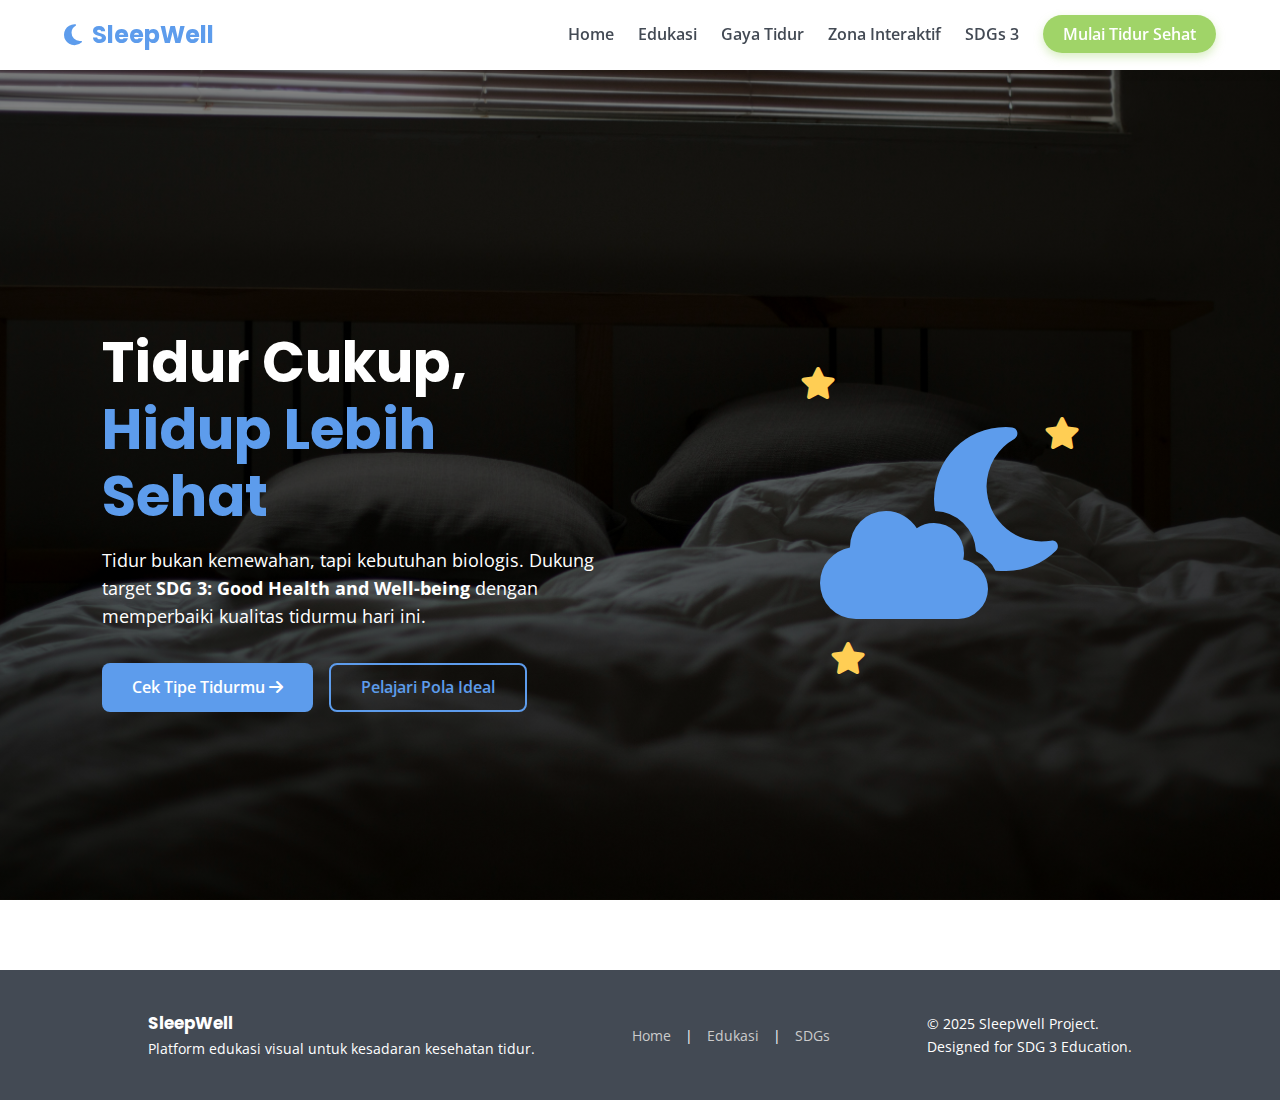
<file: index.html>
<!DOCTYPE html>
<html lang="id">
<head>
    <meta charset="UTF-8">
    <meta name="viewport" content="width=device-width, initial-scale=1.0">
    <title>SleepWell - Simple Sleep Manager (SDG 3)</title>
    
    <link rel="stylesheet" href="style.css">
    
    <link href="https://fonts.googleapis.com/css2?family=Open+Sans:wght@400;600&family=Poppins:wght@500;700&display=swap" rel="stylesheet">
    
    <link rel="stylesheet" href="https://cdnjs.cloudflare.com/ajax/libs/font-awesome/6.4.0/css/all.min.css">
</head>
<body>
  <div class="wrapper">
    <nav class="navbar">
        <div class="logo">
            <i class="fa-solid fa-moon"></i> SleepWell
        </div>
        <ul class="nav-links" id="navLinks">
            <li><a href="index.html">Home</a></li>
            <li><a href="education.html">Edukasi</a></li>
            <li><a href="animals.html">Gaya Tidur</a></li>
            <li><a href="interactive.html">Zona Interaktif</a></li>
            <li><a href="sdgs.html">SDGs 3</a></li>
            <li><a href="interactive.html" class="cta-btn">Mulai Tidur Sehat</a></li>
        </ul>
        <div class="hamburger" id="hamburger">
            <i class="fa-solid fa-bars"></i>
        </div>
    </nav>

    <header id="home" class="hero">
        <div class="hero-content fade-in-up">
            <h1>Tidur Cukup, <br><span class="highlight">Hidup Lebih Sehat</span></h1>
            <p>Tidur bukan kemewahan, tapi kebutuhan biologis. Dukung target <strong>SDG 3: Good Health and Well-being</strong> dengan memperbaiki kualitas tidurmu hari ini.</p>
            <div class="hero-buttons">
                <a href="interactive.html" class="primary-btn">Cek Tipe Tidurmu <i class="fa-solid fa-arrow-right"></i></a>
                <a href="education.html" class="secondary-btn">Pelajari Pola Ideal</a>
            </div>
        </div>
        <div class="hero-image fade-in-up">
            <div class="moon-illustration">
                <i class="fa-solid fa-cloud-moon"></i>
                <div class="stars">
                    <i class="fa-solid fa-star s1"></i>
                    <i class="fa-solid fa-star s2"></i>
                    <i class="fa-solid fa-star s3"></i>
                </div>
            </div>
        </div>
    </header>
  </div>

    <footer>
        <div class="container footer-content">
            <div class="footer-left">
                <h3>SleepWell</h3>
                <p>Platform edukasi visual untuk kesadaran kesehatan tidur.</p>
            </div>
            <div class="footer-center">
                <a href="index.html">Home</a> | <a href="education.html">Edukasi</a> | <a href="sdgs.html">SDGs</a>
            </div>
            <div class="footer-right">
                <p>&copy; 2025 SleepWell Project.</p>
                <p>Designed for SDG 3 Education.</p>
            </div>
        </div>
    </footer>






    <script src="script.js"></script>
</body>
</html>
</file>
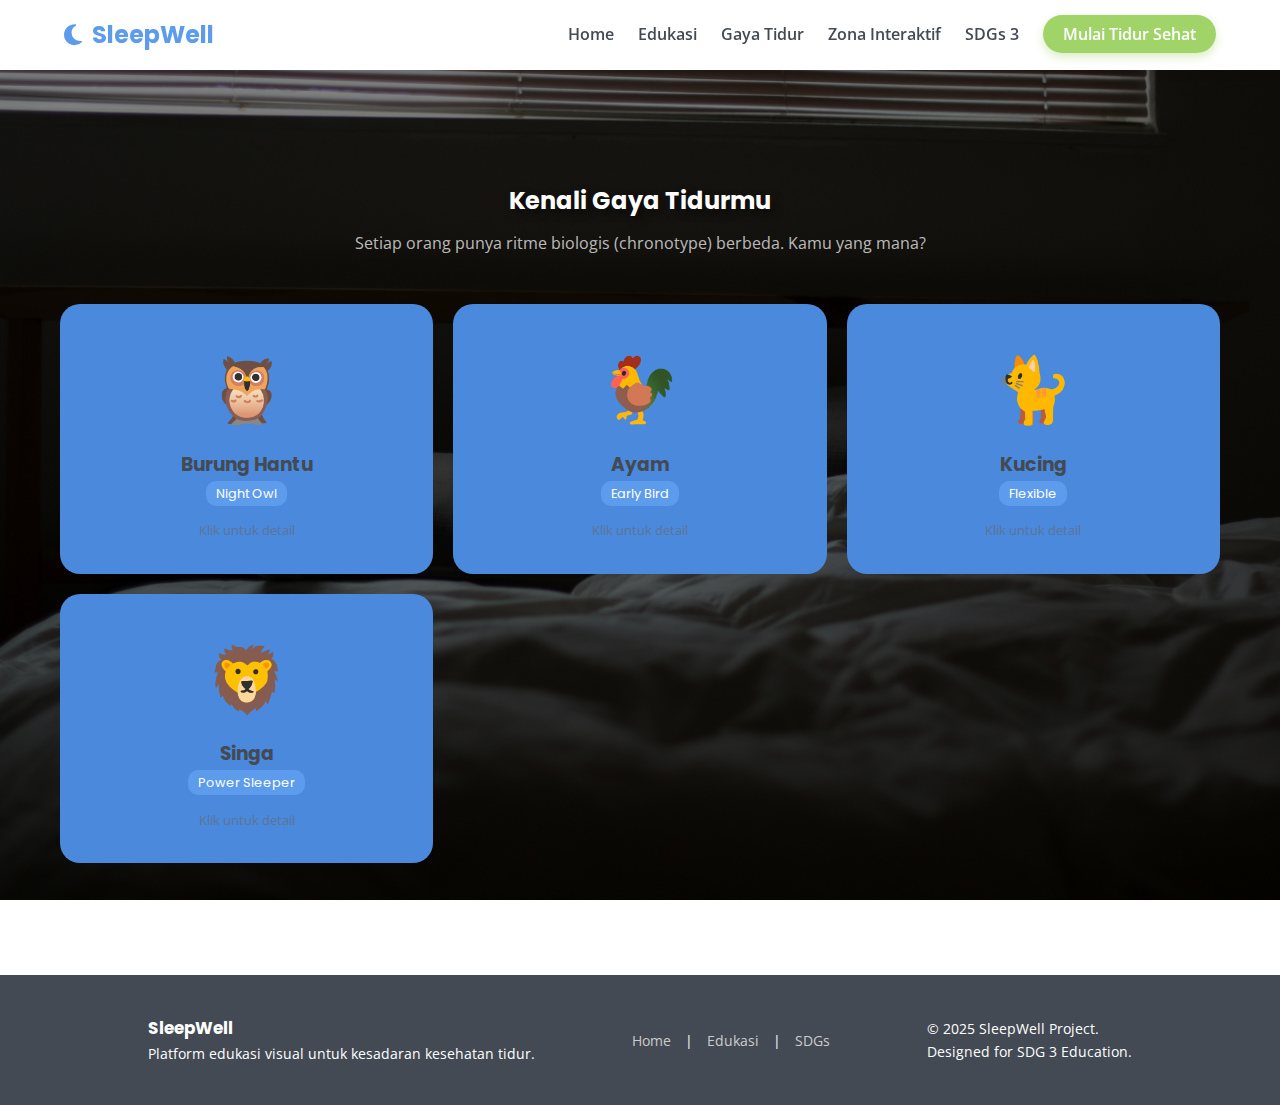
<file: animals.html>
<!DOCTYPE html>
<html lang="en">
<head>
    <meta charset="UTF-8">
    <meta name="viewport" content="width=device-width, initial-scale=1.0">
    <title>SleepWell - Simple Sleep Manager (SDG 3)</title>
    
    <link rel="stylesheet" href="style.css">
    
    <link href="https://fonts.googleapis.com/css2?family=Open+Sans:wght@400;600&family=Poppins:wght@500;700&display=swap" rel="stylesheet">
    
    <link rel="stylesheet" href="https://cdnjs.cloudflare.com/ajax/libs/font-awesome/6.4.0/css/all.min.css">
</head>
<body>
        <nav class="navbar">
        <div class="logo">
            <i class="fa-solid fa-moon"></i> SleepWell
        </div>
        <ul class="nav-links" id="navLinks">
            <li><a href="index.html">Home</a></li>
            <li><a href="education.html">Edukasi</a></li>
            <li><a href="animals.html">Gaya Tidur</a></li>
            <li><a href="interactive.html">Zona Interaktif</a></li>
            <li><a href="sdgs.html">SDGs 3</a></li>
            <li><a href="interactive.html" class="cta-btn">Mulai Tidur Sehat</a></li>
        </ul>
        <div class="hamburger" id="hamburger">
            <i class="fa-solid fa-bars"></i>
        </div>
    </nav>
        <section id="animals" class="section bg-light">
        <div class="container">
            <h2 class="section-title">Kenali Gaya Tidurmu</h2>
            <p class="section-subtitle">Setiap orang punya ritme biologis (chronotype) berbeda. Kamu yang mana?</p>

            <div class="animal-grid">
                <div class="animal-card" onclick="openModal('owl')">
                    <div class="animal-icon">🦉</div>
                    <h3>Burung Hantu</h3>
                    <span class="badge">Night Owl</span>
                    <p class="click-info">Klik untuk detail</p>
                </div>

                <div class="animal-card" onclick="openModal('chicken')">
                    <div class="animal-icon">🐓</div>
                    <h3>Ayam</h3>
                    <span class="badge">Early Bird</span>
                    <p class="click-info">Klik untuk detail</p>
                </div>

                <div class="animal-card" onclick="openModal('cat')">
                    <div class="animal-icon">🐈</div>
                    <h3>Kucing</h3>
                    <span class="badge">Flexible</span>
                    <p class="click-info">Klik untuk detail</p>
                </div>

                <div class="animal-card" onclick="openModal('lion')">
                    <div class="animal-icon">🦁</div>
                    <h3>Singa</h3>
                    <span class="badge">Power Sleeper</span>
                    <p class="click-info">Klik untuk detail</p>
                </div>
            </div>
        </div>
    </section>

    <div id="animalModal" class="modal">
        <div class="modal-content">
            <span class="close-btn" onclick="closeModal()">&times;</span>
            <div id="modalBody">
                </div>
        </div>
    </div>
    
    <footer>
        <div class="container footer-content">
            <div class="footer-left">
                <h3>SleepWell</h3>
                <p>Platform edukasi visual untuk kesadaran kesehatan tidur.</p>
            </div>
            <div class="footer-center">
                <a href="index.html">Home</a> | <a href="education.html">Edukasi</a> | <a href="sdgs.html">SDGs</a>
            </div>
            <div class="footer-right">
                <p>&copy; 2025 SleepWell Project.</p>
                <p>Designed for SDG 3 Education.</p>
            </div>
        </div>
    </footer>
  
    <script src="script.js"></script>
</body>
</html>
</file>
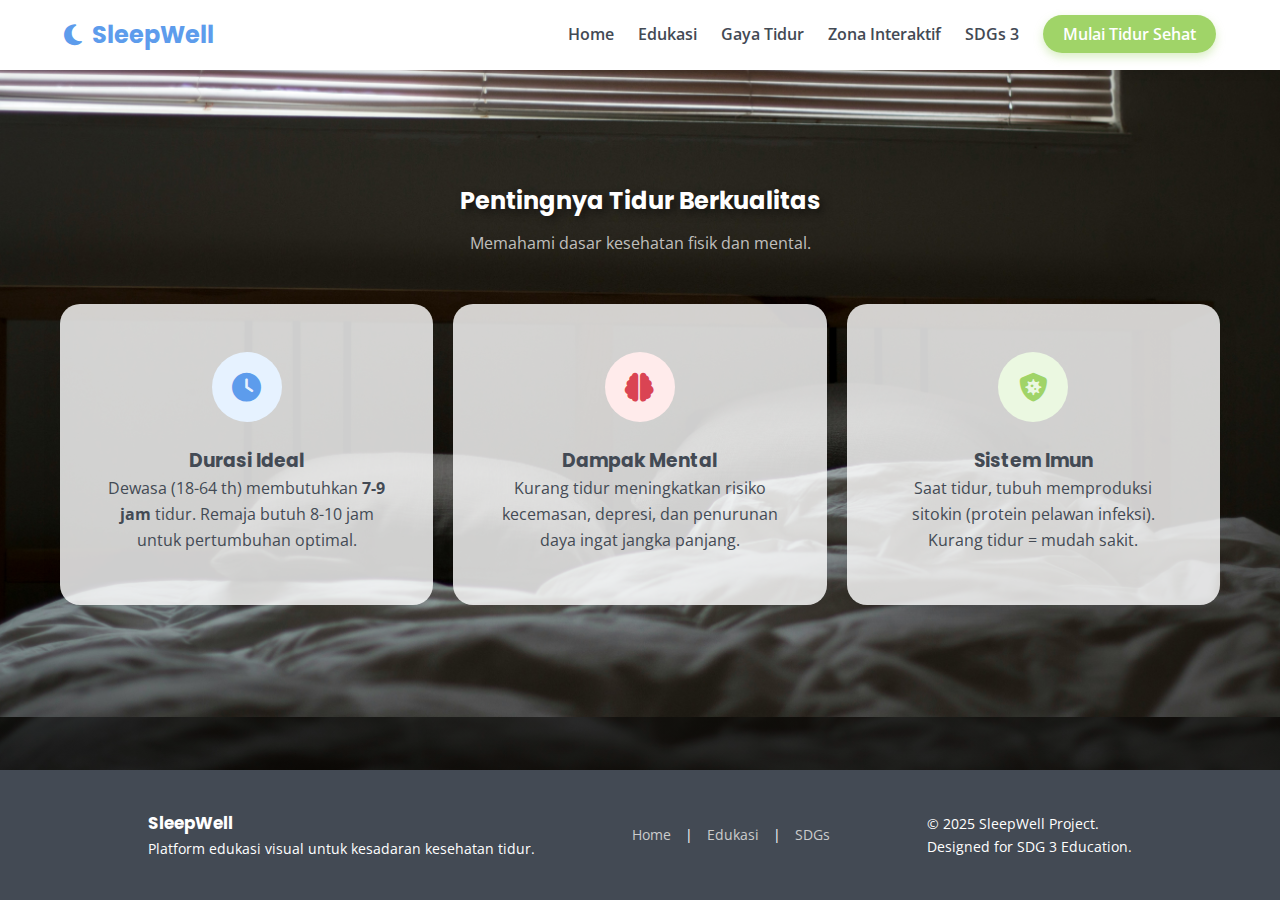
<file: education.html>
<!DOCTYPE html>
<html lang="en">
<head>
    <meta charset="UTF-8">
    <meta name="viewport" content="width=device-width, initial-scale=1.0">
    <title>SleepWell - Simple Sleep Manager (SDG 3)</title>
    
    <link rel="stylesheet" href="style.css">
    
    <link href="https://fonts.googleapis.com/css2?family=Open+Sans:wght@400;600&family=Poppins:wght@500;700&display=swap" rel="stylesheet">
    
    <link rel="stylesheet" href="https://cdnjs.cloudflare.com/ajax/libs/font-awesome/6.4.0/css/all.min.css">
</head>
<body>
        <nav class="navbar">
        <div class="logo">
            <i class="fa-solid fa-moon"></i> SleepWell
        </div>
        <ul class="nav-links" id="navLinks">
            <li><a href="index.html">Home</a></li>
            <li><a href="education.html">Edukasi</a></li>
            <li><a href="animals.html">Gaya Tidur</a></li>
            <li><a href="interactive.html">Zona Interaktif</a></li>
            <li><a href="sdgs.html">SDGs 3</a></li>
            <li><a href="interactive.html" class="cta-btn">Mulai Tidur Sehat</a></li>
        </ul>
        <div class="hamburger" id="hamburger">
            <i class="fa-solid fa-bars"></i>
        </div>
    </nav>
        <section id="education" class="section">
        <div class="container">
            <h2 class="section-title">Pentingnya Tidur Berkualitas</h2>
            <p class="section-subtitle">Memahami dasar kesehatan fisik dan mental.</p>
            
            <div class="card-grid">
                <div class="card hover-card">
                    <div class="icon-box blue"><i class="fa-solid fa-clock"></i></div>
                    <h3>Durasi Ideal</h3>
                    <p>Dewasa (18-64 th) membutuhkan <strong>7-9 jam</strong> tidur. Remaja butuh 8-10 jam untuk pertumbuhan optimal.</p>
                </div>
                <div class="card hover-card">
                    <div class="icon-box red"><i class="fa-solid fa-brain"></i></div>
                    <h3>Dampak Mental</h3>
                    <p>Kurang tidur meningkatkan risiko kecemasan, depresi, dan penurunan daya ingat jangka panjang.</p>
                </div>
                <div class="card hover-card">
                    <div class="icon-box green"><i class="fa-solid fa-shield-virus"></i></div>
                    <h3>Sistem Imun</h3>
                    <p>Saat tidur, tubuh memproduksi sitokin (protein pelawan infeksi). Kurang tidur = mudah sakit.</p>
                </div>
            </div>
        </div>
    </section>
    <footer>
        <div class="container footer-content">
            <div class="footer-left">
                <h3>SleepWell</h3>
                <p>Platform edukasi visual untuk kesadaran kesehatan tidur.</p>
            </div>
            <div class="footer-center">
                <a href="index.html">Home</a> | <a href="education.html">Edukasi</a> | <a href="sdgs.html">SDGs</a>
            </div>
            <div class="footer-right">
                <p>&copy; 2025 SleepWell Project.</p>
                <p>Designed for SDG 3 Education.</p>
            </div>
        </div>
    </footer>

    <script src="script.js"></script>
</body>
</html>
</file>
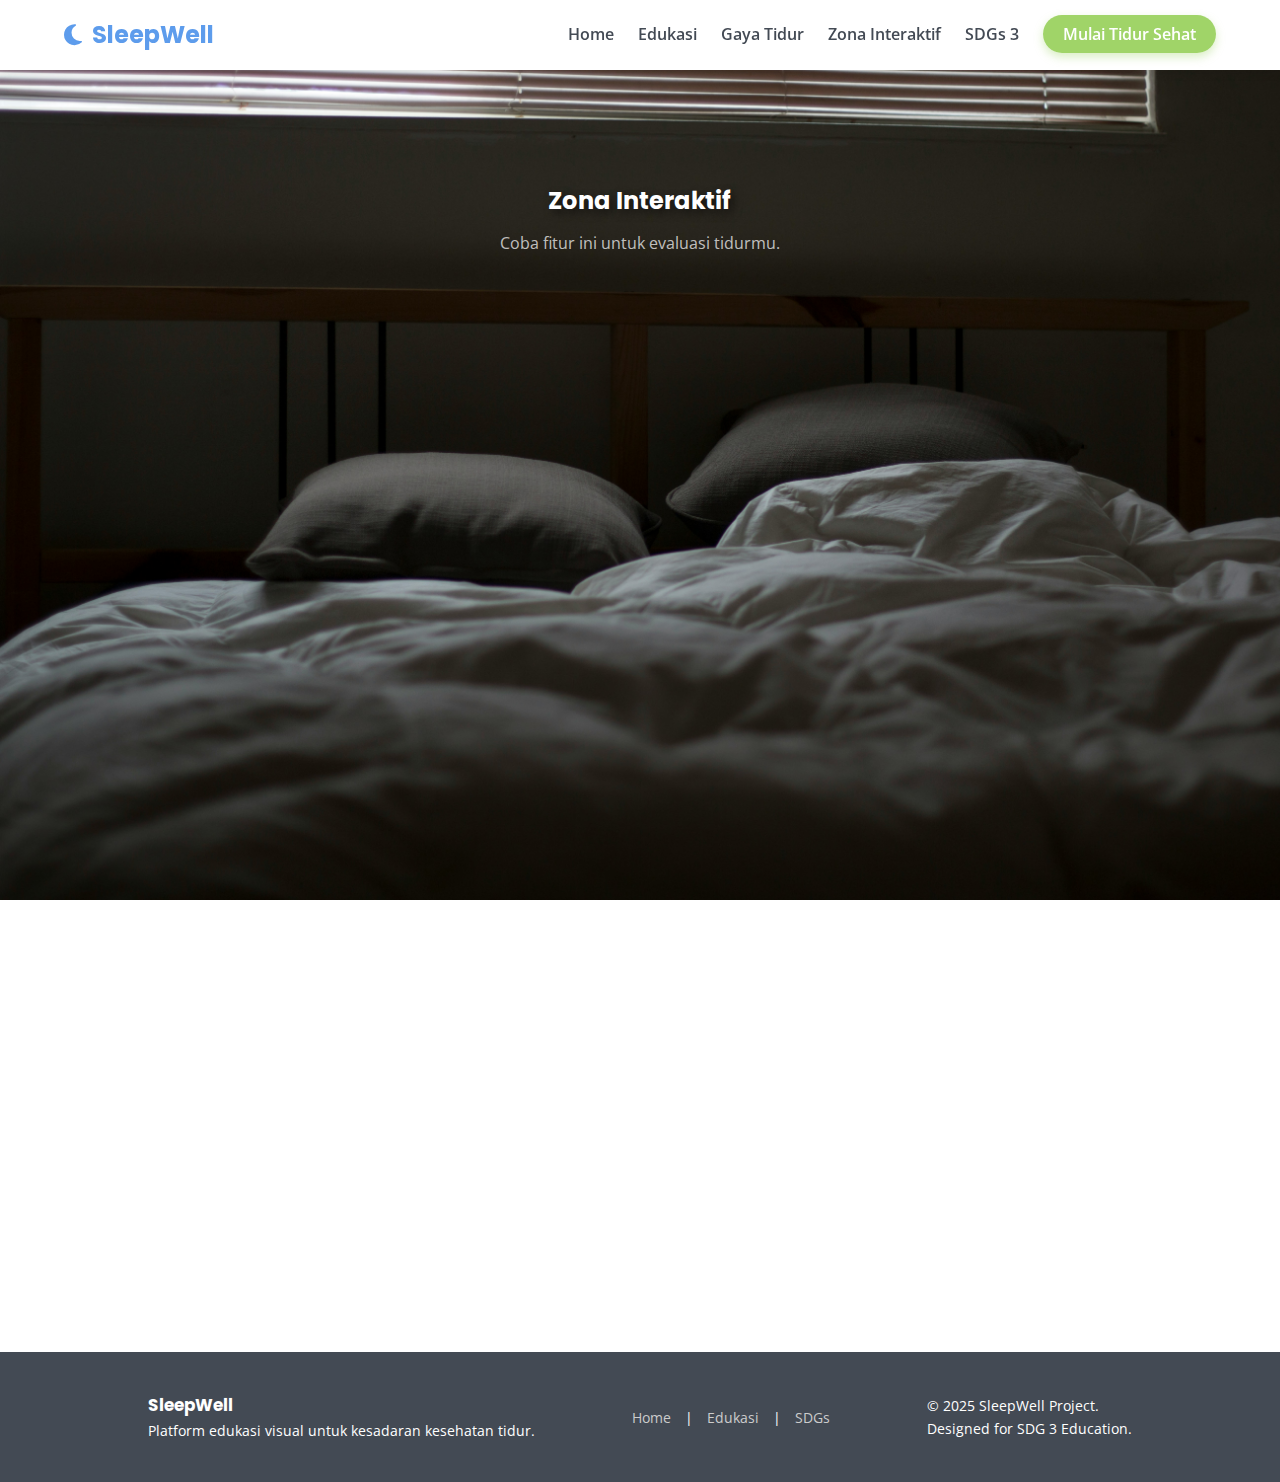
<file: interactive.html>
<!DOCTYPE html>
<html lang="en">
<head>
    <meta charset="UTF-8">
    <meta name="viewport" content="width=device-width, initial-scale=1.0">
    <title>SleepWell - Simple Sleep Manager (SDG 3)</title>
    
    <link rel="stylesheet" href="style.css">
    
    <link href="https://fonts.googleapis.com/css2?family=Open+Sans:wght@400;600&family=Poppins:wght@500;700&display=swap" rel="stylesheet">
    
    <link rel="stylesheet" href="https://cdnjs.cloudflare.com/ajax/libs/font-awesome/6.4.0/css/all.min.css">
</head>
<body>
        <nav class="navbar">
        <div class="logo">
            <i class="fa-solid fa-moon"></i> SleepWell
        </div>
        <ul class="nav-links" id="navLinks">
            <li><a href="index.html">Home</a></li>
            <li><a href="education.html">Edukasi</a></li>
            <li><a href="animals.html">Gaya Tidur</a></li>
            <li><a href="interactive.html">Zona Interaktif</a></li>
            <li><a href="sdgs.html">SDGs 3</a></li>
            <li><a href="interactive.html" class="cta-btn">Mulai Tidur Sehat</a></li>
        </ul>
        <div class="hamburger" id="hamburger">
            <i class="fa-solid fa-bars"></i>
        </div>
    </nav>
        <section id="interactive" class="section interactive-section">
        <div class="container">
            <h2 class="section-title text-white">Zona Interaktif</h2>
            <p class="section-subtitle text-white-opacity">Coba fitur ini untuk evaluasi tidurmu.</p>

            <div class="interactive-grid">
                
                <div class="tool-box">
                    <h3><i class="fa-solid fa-sliders"></i> Simulator Jam Tidur</h3>
                    <p>Geser untuk menentukan durasi tidurmu:</p>
                    
                    <div class="slider-container">
                        <input type="range" min="0" max="14" value="6" class="slider" id="sleepRange">
                        <div class="slider-value"><span id="sleepValue">6</span> Jam</div>
                    </div>
                    
                    <div id="sleepFeedback" class="feedback-box warning">
                        Geser slider di atas untuk melihat analisis.
                    </div>
                </div>

                <div class="tool-box">
                    <h3><i class="fa-solid fa-lightbulb"></i> Daily Sleep Tips</h3>
                    <div class="tip-display">
                        <p id="tipText">"Hindari kafein minimal 6 jam sebelum waktu tidurmu."</p>
                    </div>
                    <button class="generate-btn" onclick="generateTip()">Tips Lainnya <i class="fa-solid fa-rotate"></i></button>
                </div>

                <div class="tool-box">
                   <h3><i class="fa-solid fa-bell"></i> Pengingat Waktu Tidur</h3>
                       <p>Atur jam berapa kamu ingin diingatkan untuk bersiap tidur:</p>
                   <div style="margin: 15px 0;">
                   <input type="time" id="reminderTime" class="primary-btn" style="background: white; color: var(--dark); border: 1px solid var(--primary); width: 100%;">
                   </div>
                   <button class="generate-btn" onclick="setupReminder()">Aktifkan Pengingat</button>
                   <p id="reminderStatus" style="margin-top: 10px; font-size: 0.85rem; opacity: 0.8;"></p>
                </div>

                <div class="tool-box">
                    <h3><i class="fa-solid fa-wind"></i> Bedtime Ambiance</h3>
                       <p>Dengarkan suara alam untuk membantu relaksasi:</p>
                    <div style="display: flex; gap: 10px; margin-top: 15px;">
                        <button class="generate-btn" onclick="playAmbiance('rain')">🌧️ Hujan</button>
                         <button class="generate-btn" onclick="playAmbiance('forest')">🌲 Hutan</button>
                          <button class="generate-btn" onclick="stopAmbiance()">🚫 Berhenti</button>
                    </div>
                    <audio id="ambianceAudio" loop></audio>
                </div>

            </div>

            <div class="quiz-container">
                <h3><i class="fa-solid fa-clipboard-question"></i> Kuis: Seberapa Sehat Tidurmu?</h3>
                <div id="quizBox">
                    <p id="quizQuestion">Apakah kamu sering merasa mengantuk di siang hari?</p>
                    <div class="quiz-options">
                        <button onclick="answerQuiz(1)">Sering Sekali</button>
                        <button onclick="answerQuiz(2)">Kadang-kadang</button>
                        <button onclick="answerQuiz(3)">Jarang / Tidak Pernah</button>
                    </div>
                </div>
                <div id="quizResult" style="display: none;">
                    </div>
            </div>

        </div>
    </section>
    <footer>
        <div class="container footer-content">
            <div class="footer-left">
                <h3>SleepWell</h3>
                <p>Platform edukasi visual untuk kesadaran kesehatan tidur.</p>
            </div>
            <div class="footer-center">
                <a href="index.html">Home</a> | <a href="education.html">Edukasi</a> | <a href="sdgs.html">SDGs</a>
            </div>
            <div class="footer-right">
                <p>&copy; 2025 SleepWell Project.</p>
                <p>Designed for SDG 3 Education.</p>
            </div>
        </div>
    </footer>
    <script src="script.js"></script>    
</body>
</html>
</file>
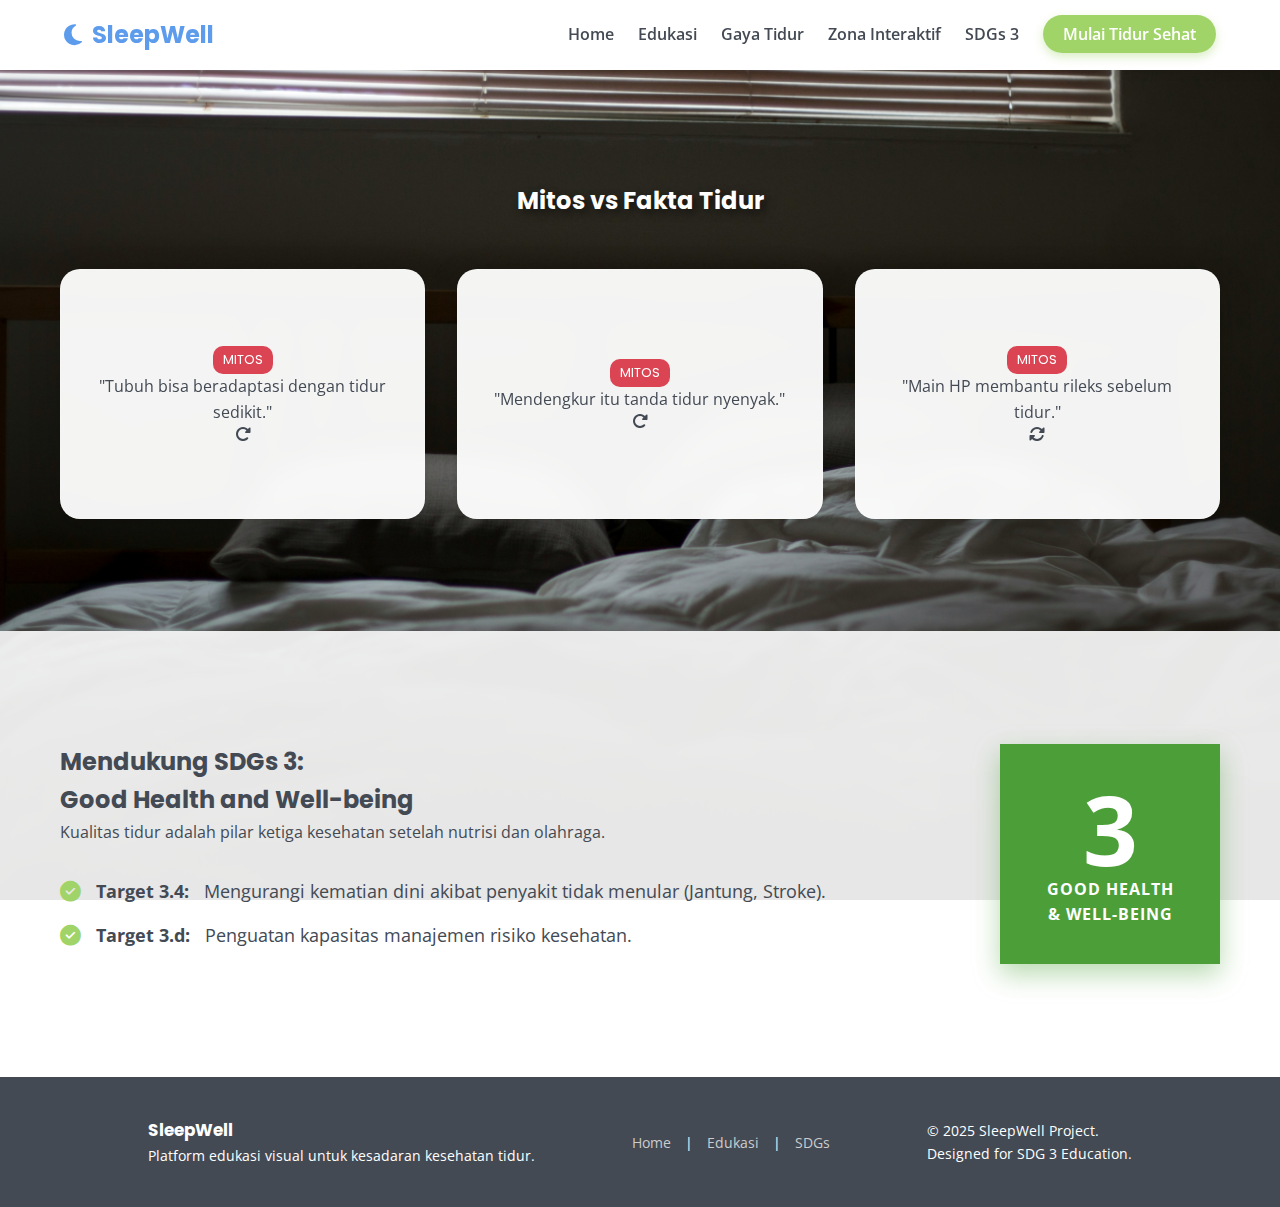
<file: sdgs.html>
<!DOCTYPE html>
<html lang="en">
<head>
    <meta charset="UTF-8">
    <meta name="viewport" content="width=device-width, initial-scale=1.0">
     <title>SleepWell - Simple Sleep Manager (SDG 3)</title>
    
    <link rel="stylesheet" href="style.css">
    
    <link href="https://fonts.googleapis.com/css2?family=Open+Sans:wght@400;600&family=Poppins:wght@500;700&display=swap" rel="stylesheet">
    
    <link rel="stylesheet" href="https://cdnjs.cloudflare.com/ajax/libs/font-awesome/6.4.0/css/all.min.css">
</head>
<body>
        <nav class="navbar">
        <div class="logo">
            <i class="fa-solid fa-moon"></i> SleepWell
        </div>
        <ul class="nav-links" id="navLinks">
            <li><a href="index.html">Home</a></li>
            <li><a href="education.html">Edukasi</a></li>
            <li><a href="animals.html">Gaya Tidur</a></li>
            <li><a href="interactive.html">Zona Interaktif</a></li>
            <li><a href="sdgs.html">SDGs 3</a></li>
            <li><a href="interactive.html" class="cta-btn">Mulai Tidur Sehat</a></li>
        </ul>
        <div class="hamburger" id="hamburger">
            <i class="fa-solid fa-bars"></i>
        </div>
    </nav>
        <section class="section">
    <div class="container">
        <h2 class="section-title">Mitos vs Fakta Tidur</h2>
        <div class="myth-grid">
            <div class="myth-card">
                <div class="card-inner">
                    <div class="card-front">
                        <span class="badge red">MITOS</span>
                        <p>"Tubuh bisa beradaptasi dengan tidur sedikit."</p>
                        <i class="fa-solid fa-rotate-right"></i>
                    </div>
                    <div class="card-back">
                        <span class="badge green">FAKTA</span>
                        <p>Kurang tidur kronis merusak fungsi otak dan jantung meskipun Anda merasa sudah terbiasa.</p>
                    </div>
                </div>
            </div>

            <div class="myth-card">
                <div class="card-inner">
                    <div class="card-front">
                        <span class="badge red">MITOS</span>
                        <p>"Mendengkur itu tanda tidur nyenyak."</p>
                        <i class="fa-solid fa-rotate-right"></i>
                    </div>
                    <div class="card-back">
                        <span class="badge green">FAKTA</span>
                        <p>Mendengkur bisa menjadi tanda Sleep Apnea (gangguan napas) yang berbahaya bagi kesehatan.</p>
                    </div>
                </div>
            </div>
                <div class="myth-card">
                    <div class="card-inner">
                        <div class="card-front">
                            <span class="badge red">MITOS</span>
                            <p>"Main HP membantu rileks sebelum tidur."</p>
                            <i class="fa-solid fa-rotate"></i>
                        </div>
                        <div class="card-back">
                            <span class="badge green">FAKTA</span>
                            <p>Cahaya biru (Blue Light) dari layar menekan hormon Melatonin, membuatmu susah tidur.</p>
                        </div>
                    </div>
                </div>
            </div>
        </div>
    </section>

    <section id="sdgs" class="section sdg-section">
        <div class="container sdg-content">
            <div class="sdg-text">
                <h2>Mendukung SDGs 3: <br>Good Health and Well-being</h2>
                <p>Kualitas tidur adalah pilar ketiga kesehatan setelah nutrisi dan olahraga.</p>
                <ul class="sdg-list">
                    <li><i class="fa-solid fa-check-circle"></i> <strong>Target 3.4:</strong> Mengurangi kematian dini akibat penyakit tidak menular (Jantung, Stroke).</li>
                    <li><i class="fa-solid fa-check-circle"></i> <strong>Target 3.d:</strong> Penguatan kapasitas manajemen risiko kesehatan.</li>
                </ul>
            </div>
            <div class="sdg-logo-area">
                <div class="sdg-box">
                    <span class="sdg-number">3</span>
                    <span class="sdg-label">Good Health<br>& Well-Being</span>
                </div>
            </div>
        </div>
    </section>

    <footer>
        <div class="container footer-content">
            <div class="footer-left">
                <h3>SleepWell</h3>
                <p>Platform edukasi visual untuk kesadaran kesehatan tidur.</p>
            </div>
            <div class="footer-center">
                <a href="index.html">Home</a> | <a href="education.html">Edukasi</a> | <a href="sdgs.html">SDGs</a>
            </div>
            <div class="footer-right">
                <p>&copy; 2025 SleepWell Project.</p>
                <p>Designed for SDG 3 Education.</p>
            </div>
        </div>
    </footer>
     <script src="script.js"></script>
</body>
</html>
</file>
<file: style.css>
/* --- VARIABLES & RESET --- */
:root {
    --primary: #5D9CEC;    /* Biru Tenang */
    --primary-dark: #4A89DC;
    --secondary: #A0D468;  /* Hijau Pastel SDG */
    --dark: #434A54;
    --light: #F5F7FA;
    --white: #FFFFFF;
    --accent: #FFCE54;     /* Kuning Bulan/Bintang */
    --text-muted: #656D78;
    --shadow: 0 8px 20px rgba(0,0,0,0.08);
}

* {
    margin: 0;
    padding: 0;
    box-sizing: border-box;
    scroll-behavior: smooth;
}

body {
    display: flex;
    flex-direction: column;
    min-height: 100vh; /* Tinggi minimal 100% layar browser */
    margin: 0;
    font-family: 'Open Sans', sans-serif;
    /* Mengubah background utama seluruh halaman */
    background: linear-gradient(rgba(0, 0, 0, 0.5), rgba(0, 0, 0, 0.5)), url('sleepbg.jpg');
    background-attachment: fixed;
    background-size: cover;
    color: var(--dark);
    line-height: 1.6;
    overflow-x: hidden;
}

.wrapper {
    flex: 1 0 auto; /* Ini yang mendorong footer tetap di bawah */
}

h1, h2, h3, .logo, .badge {
    font-family: 'Poppins', sans-serif;
}

/* --- UTILITIES --- */
.container { 
    position: relative; 
    z-index: 2; /* Memastikan konten di atas overlay */
    max-width: 1200px; 
    margin: 0 auto; 
    padding: 0 20px; 
}
.section { 
    padding: 7rem 0; 
    background: url('sleepbg.jpg') center/cover no-repeat fixed;
    position: relative;
}

/* Menambahkan overlay agar konten di atas gambar tetap kontras */
.section::before {
    display: none; /* Ini akan menghilangkan lapisan putih transparan yang menutupi gambar */
}
/* --- JUDUL TENGAH KONSISTEN --- */
.section-title {
    text-align: center !important;
    width: 100%;
    margin-bottom: 10px;
    display: block;
}

.section-subtitle {
    text-align: center !important;
    width: 100%;
    margin-bottom: 3rem;
    display: block;
    opacity: 0.9;
}
.bg-light { 
    background: transparent !important; }
.text-white { color: white; }
.text-white-opacity { color: rgba(255, 255, 255, 0.952); }

/* --- NAVBAR --- */
.navbar {
    display: flex;
    justify-content: space-between;
    align-items: center;
    padding: 1rem 5%;
    background: #ffffff; /* Warna solid putih untuk layar besar */
    box-shadow: 0 2px 10px rgba(0,0,0,0.1);
    position: sticky;
    top: 0;
    z-index: 1200;
    width: 100%;
}

.logo { font-size: 1.5rem; font-weight: 700; color: var(--primary); display: flex; align-items: center; gap: 10px; }
.nav-links {
    display: flex;
    list-style: none;
    gap: 1.5rem;
    align-items: center;
}
.nav-links a {
    color: var(--dark); /* Warna teks gelap agar terbaca di background putih */
    text-decoration: none;
    font-weight: 600;
    transition: 0.3s;
}
.nav-links a:hover { color: var(--primary); }


.cta-btn {
    background: var(--secondary);
    color: white !important;
    padding: 8px 20px;
    border-radius: 25px;
    box-shadow: 0 4px 10px rgba(160, 212, 104, 0.4);
}
.cta-btn:hover { background: #8CC152; transform: translateY(-2px); }

/* --- HERO SECTION --- */
.hero {
    min-height: 100vh;
    display: flex;
    align-items: center;
    background-image: linear-gradient(rgba(0,0,0,0.5),rgba(0,0,0,0.5)), url('sleepbg.jpg');
    background-repeat: no-repeat;
    background-size: cover;
    background-position: center;
    background-attachment: fixed;
    
}

.hero-content { padding-left: 8%; max-width: 600px;color: white;}
.hero-content h1 { font-size: 3.5rem; line-height: 1.2; margin-bottom: 1rem; color: var(--white); }
.highlight { color: var(--primary); }
.hero-content p { font-size: 1.1rem; color: var(--white); margin-bottom: 2rem; max-width: 500px; }

.hero-buttons { display: flex; gap: 1rem; }

.primary-btn {
    text-decoration: none;
    background: var(--primary);
    color: white;
    padding: 12px 30px;
    border-radius: 8px;
    font-weight: 600;
    transition: 0.3s;
}
.primary-btn:hover { background: var(--primary-dark); }

.secondary-btn {
    text-decoration: none;
    border: 2px solid var(--primary);
    color: var(--primary);
    padding: 10px 30px;
    border-radius: 8px;
    font-weight: 600;
    transition: 0.3s;
}
.secondary-btn:hover { background: var(--primary); color: white; }

.hero-image { flex: 1; display: flex; justify-content: center; position: relative; }

.moon-illustration { font-size: 12rem; color: var(--primary); position: relative; animation: float 6s ease-in-out infinite; }
.stars .fa-star { font-size: 2rem; color: var(--accent); position: absolute; animation: twinkle 3s infinite; }
.s1 { top: 0; left: -20px; animation-delay: 0.5s; }
.s2 { top: 50px; right: -20px; animation-delay: 1s; }
.s3 { bottom: 0; left: 10px; font-size: 1.5rem; animation-delay: 2s; }

/* --- EDUCATION CARDS --- */
.section-title {
    color: var(--white); /* Mengubah judul jadi putih agar kontras */
    text-shadow: 4px 4px 8px rgba(0,0,0,0.5);
}

.section-subtitle {
    color: rgba(255,255,255,0.8);}

.card-grid { display: grid; grid-template-columns: repeat(auto-fit, minmax(300px, 1fr)); gap: 2rem; }

.card {
    background: rgba(255, 255, 255, 0.808);
    padding: 3rem;
    border-radius: 20px;
    box-shadow: var(--shadow);
    text-align: center;
    border-bottom: 4px solid transparent;
    transition: 0.3s;
}
.hover-card:hover { transform: translateY(-10px); border-bottom-color: var(--secondary); }

.icon-box {
    width: 70px; height: 70px; border-radius: 50%;
    display: flex; align-items: center; justify-content: center;
    margin: 0 auto 1.5rem; font-size: 1.8rem;
}
.blue { background: #E6F2FF; color: var(--primary); }
.red { background: #FFEBEB; color: #DA4453; }
.green { background: #EBF8E1; color: var(--secondary); }

/* --- ANIMAL SECTION & MODAL --- */
.bg-light { background: rgb(83, 55, 68); }
.animal-grid { display: grid; grid-template-columns: repeat(auto-fit, minmax(220px, 1fr)); gap: 5rem; }

.animal-card {
    background: var(--primary-dark);
    padding: 2rem;
    border-radius: 20px;
    text-align: center;
    cursor: pointer;
    transition: 0.3s;
    border: 1px solid transparent;
}
.animal-card:hover { background: rgb(255, 255, 255); box-shadow: var(--shadow); border-color: var(--primary); transform: scale(1.05); }

.animal-icon { font-size: 4rem; margin-bottom: 10px; }
.badge { background: var(--primary); color: rgb(255, 255, 255); padding: 4px 10px; border-radius: 10px; font-size: 0.8rem; }
.click-info { font-size: 0.8rem; color: var(--text-muted); margin-top: 15px; opacity: 0.7; }

/* Modal Styling */
.modal {
    display: none; 
    position: fixed; 
    z-index: 2000; 
    left: 0; top: 0;
    width: 100%; height: 100%; 
    overflow: auto;
    /* Memberikan efek gelap pada area di luar kotak modal */
    background-color: rgba(0, 0, 0, 0.5); 
    background-size: cover;
    background-position: center;
    background-attachment: fixed;
}.modal-content {
    /* Menggunakan latar belakang putih dengan transparansi 10% agar tembus pandang */
    background: rgba(255, 255, 255, 0.1) !important; 
    
    /* Efek blur pada gambar di belakang modal */
    backdrop-filter: blur(5px) !important; 
    -webkit-backdrop-filter: blur(5px);
    
    /* Garis tepi tipis agar terlihat seperti kaca */
    border: 1px solid rgba(255, 255, 255, 0.2) !important; 
    
    margin: 10% auto; 
    padding: 2.5rem;
    border-radius: 20px; 
    width: 90%; 
    max-width: 550px; 
    position: relative;
    box-shadow: 0 8px 32px 0 rgba(0, 0, 0, 0.5);
    
    /* Memastikan teks tetap putih agar kontras dengan gambar gelap di belakang */
    color: white !important; 
    animation: slideDown 0.4s ease;
}
.close-btn { 
    position: absolute; 
    top: 10px; 
    right: 20px; 
    font-size: 2rem; 
    cursor: pointer; 
    color: rgba(255, 255, 255, 0.8); 
}

.close-btn:hover { color: white; }

/* Tambahan styling untuk teks di dalam modal agar lebih jelas */
.tips-container {
    background: rgba(0, 0, 0, 0.3); /* Gelapkan sedikit area tips agar teks lebih menonjol */
    padding: 20px;
    border-radius: 12px;
    margin-top: 20px;
}
/* --- INTERACTIVE ZONE --- */
.interactive-section { 
    /* Mengganti gradient biru menjadi gambar dengan overlay biru */
    background: url('sleepbg.jpg');
    background-attachment: fixed;
    background-size: cover;
    color: var(--shadow); 
}
.interactive-grid { display: grid; grid-template-columns: repeat(auto-fit, minmax(400px, 1fr)); gap: 2rem; margin-bottom: 2rem; }

.tool-box {
    background: var(--primary-dark);
    backdrop-filter: blur(10px);
    padding: 2rem; border-radius: 15px; border: 1px solid rgba(255,255,255,0.2);
}

/* Slider */
.slider-container { margin: 2rem 0; text-align: center; }
.slider { width: 100%; height: 10px; background: rgba(255,255,255,0.3); border-radius: 5px; outline: none; -webkit-appearance: none; }
.slider::-webkit-slider-thumb { -webkit-appearance: none; width: 25px; height: 25px; border-radius: 50%; background: var(--accent); cursor: pointer; }
.slider-value { font-size: 2rem; font-weight: bold; margin-top: 10px; }

.feedback-box { background: rgb(85, 76, 209); color: var(--light); padding: 15px; border-radius: 10px; font-weight: 600; min-height: 80px; display: flex; align-items: center; justify-content: center; }

/* Tips */
.tip-display {
    text-align: left; 
    background: rgba(0, 0, 0, 0.2); 
    padding: 20px; 
    border-radius: 15px;
    margin-top: 20px;
}
.generate-btn { background: var(--white); color: var(--primary); border: none; padding: 10px 20px; border-radius: 20px; cursor: pointer; font-weight: bold; width: 100%; }
.generate-btn:hover { background: var(--secondary); color: white; }

/* Quiz */
.quiz-container { background: var(--primary-dark); color: var(--light); padding: 2rem; border-radius: 15px; text-align: center; box-shadow: var(--shadow); max-width: 700px; margin: 0 auto; }
.quiz-options { display: flex; flex-direction: column; gap: 10px; margin-top: 1.5rem; }
.quiz-options button { padding: 12px; border: 2px solid var(--light); background: white; border-radius: 8px; cursor: pointer; transition: 0.2s; font-weight: 600; color: var(--dark); }
.quiz-options button:hover { border-color: var(--primary); background: #E6F2FF; }

/* Styling khusus untuk Input Jam */
#reminderTime {
    padding: 12px 20px;
    border-radius: 12px;
    border: 2px solid var(--primary);
    background: rgba(255, 255, 255, 0.9);
    font-family: 'Poppins', sans-serif;
    font-weight: 600;
    color: var(--dark);
    font-size: 1.1rem;
    outline: none;
    transition: all 0.3s ease;
    cursor: pointer;
    width: 100%;
    margin-bottom: 15px;
}

#reminderTime:focus {
    border-color: var(--secondary);
    box-shadow: 0 0 10px rgba(160, 212, 104, 0.3);
    transform: scale(1.02);
}

#reminderStatus {
    min-height: 20px;
    padding: 10px;
    border-radius: 8px;
    transition: all 0.3s;
}

.status-active {
    background: #EBF8E1;
    color: #37BC9B;
    border-left: 4px solid #8CC152;
}

/* --- MYTHS FLIP CARD --- */
.myth-grid {
    display: grid;
    grid-template-columns: repeat(auto-fit, minmax(300px, 1fr));
    gap: 2rem;
    margin-top: 3rem;
}
.myth-card {
    height: 250px;
    perspective: 1000px; /* Memberikan efek 3D */
}

.card-inner {
    position: relative;
    width: 100%;
    height: 100%;
    transition: transform 0.6s;
    transform-style: preserve-3d;
    cursor: pointer;
}

.myth-card:hover .card-inner {
    transform: rotateY(180deg);
}

.card-front, .card-back {
    position: absolute;
    width: 100%;
    height: 100%;
    backface-visibility: hidden;
    display: flex;
    flex-direction: column;
    justify-content: center;
    align-items: center;
    padding: 2rem;
    border-radius: 20px;
    text-align: center;
    /* Efek Glassmorphism */
    background: rgba(255, 255, 255, 0.952);
    backdrop-filter: blur(10px);
    border: 1px solid rgba(255, 255, 255, 0.2);
    box-shadow: 0 8px 32px rgba(0,0,0,0.2);
}

.card-back {
    transform: rotateY(180deg);
    background: rgba(2, 175, 255, 0.863); /* Warna Hijau SDG tipis */
}

.badge.red { background: #DA4453; }
.badge.green { background: #8CC152; }

/* --- SDGs SECTION --- */
.sdg-section, .bg-light, .modal-content {
    background:  rgba(255, 255, 255, 0.904);
    background-size: cover;
}
.sdg-content { display: flex; align-items: center; gap: 4rem; }
.sdg-text { flex: 2; }
.sdg-list { list-style: none; margin-top: 2rem; }
.sdg-list li { margin-bottom: 1rem; display: flex; align-items: center; gap: 15px; font-size: 1.1rem; }
.sdg-list i { color: var(--secondary); font-size: 1.3rem; }

.sdg-box { background: #4C9F38; width: 220px; height: 220px; display: flex; flex-direction: column; justify-content: center; align-items: center; color: white; box-shadow: 0 10px 25px rgba(76, 159, 56, 0.4); }
.sdg-number { font-size: 6rem; font-weight: 700; line-height: 1; }
.sdg-label { font-weight: 700; text-transform: uppercase; text-align: center; letter-spacing: 1px; }

/* --- FOOTER --- */
footer { background: var(--dark); color: white; padding: 40px 10%; width: 100%; font-size: 0.9rem; margin-top: auto; position: relative; z-index: 10; }
.footer-content {  display: flex; justify-content: space-between; align-items: center; flex-wrap: wrap; gap: 2rem; }
.footer-center a { color: #ccc; text-decoration: none; margin: 0 10px; }
.footer-center a:hover { color: var(--white); }

/* --- ANIMATIONS --- */
@keyframes float { 0%, 100% { transform: translateY(0); } 50% { transform: translateY(-20px); } }
@keyframes twinkle { 0%, 100% { opacity: 0.3; } 50% { opacity: 1; } }
@keyframes slideDown { from { opacity: 0; transform: translateY(-50px); } to { opacity: 1; transform: translateY(0); } }

/* --- RESPONSIVE --- */
@media (max-width: 768px) {
    .nav-links { display: none; position: absolute; top: 70px; left: 0; width: 100%; background: white; flex-direction: column; padding: 2rem; box-shadow: 0 5px 10px rgba(0,0,0,0.1); }
    .nav-links.active { display: flex; }
    .hamburger { display: block; }
    
    .hero { flex-direction: column-reverse; padding-top: 3rem; text-align: center; }
    .hero-content { padding-right: 0; }
    .hero-buttons { justify-content: center; }
    .hero h1 { font-size: 2.5rem; }
    .moon-illustration { font-size: 8rem; margin-bottom: 2rem; }
    
    .sdg-content { flex-direction: column; text-align: center; }
    .footer-content { flex-direction: column; text-align: center; }
}

/* Animasi dasar */
.reveal {
    opacity: 0;
    transform: translateY(30px);
    transition: all 0.8s ease-out;
}

.reveal.active {
    opacity: 1;
    transform: translateY(0);
}

.animal-grid, .card-grid, .interactive-grid {
    display: grid;
    grid-template-columns: repeat(auto-fit, minmax(280px, 1fr)); /* Ukuran kartu fleksibel */
    gap: 20px;
    width: 100%;
}

/* Responsivitas untuk layar kecil */
/* --- RESPONSIVE NAVIGATION FIX --- */
@media (max-width: 992px) {
    /* Munculkan hamburger */
    .hamburger {
        display: block !important;
        cursor: pointer;
        color: var(--primary);
        font-size: 1.8rem;
        z-index: 1100; /* Pastikan di atas menu */
    }

    /* Atur menu agar menjadi dropdown */
    .nav-links {
        display: none; /* Sembunyikan secara default */
        flex-direction: column;
        position: absolute;
        top: 0;
        left: 0;
        width: 100%;
        height: 100vh; /* Full layar saat terbuka */
        background: rgba(255, 255, 255, 0.98);
        backdrop-filter: blur(10px);
        justify-content: center;
        align-items: center;
        gap: 2rem;
        z-index: 1050;
        transition: 0.3s ease;
    }

    /* Kelas untuk menampilkan menu (dipicu JS) */
    .nav-links.active {
        display: flex !important;
    }

    /* Pastikan navbar tetap rapi */
    .navbar {
        position: sticky;
        top: 0;
        background: white;
        z-index: 1200;
        width: 100%;
    }
}

/* Sembunyikan hamburger di layar komputer besar */
@media (min-width: 993px) {
    .hamburger {
        display: none !important;
    }
}
</file>
